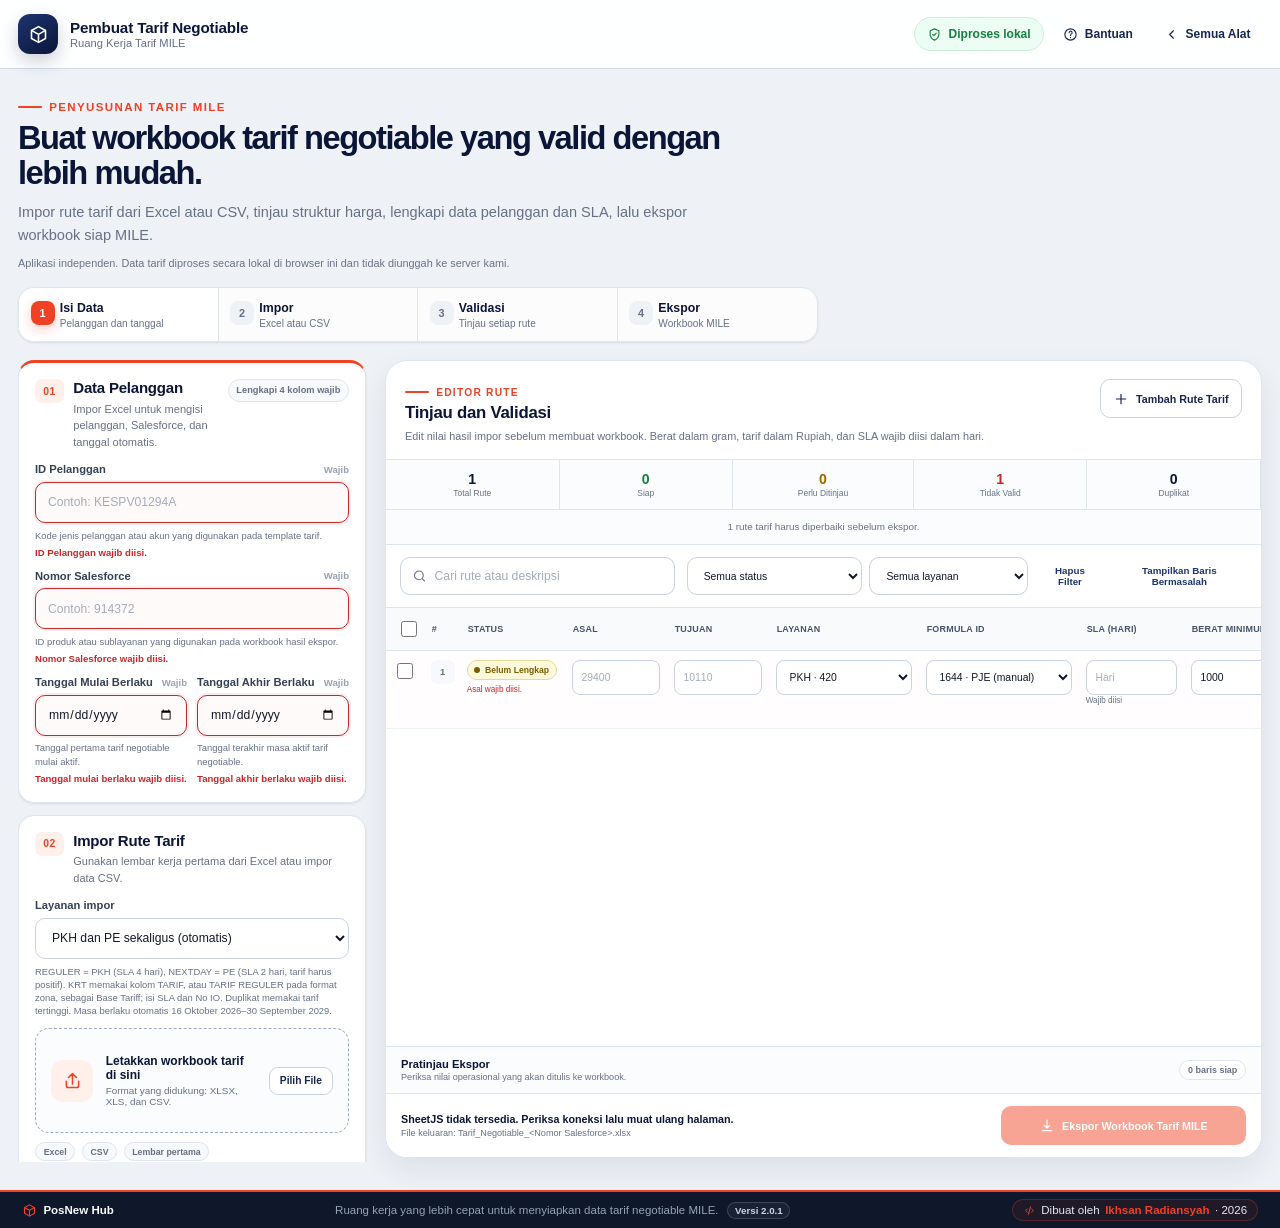
<file: index.html>
<!doctype html>
<html lang="id">
<head>
  <meta charset="utf-8">
  <meta name="viewport" content="width=device-width,initial-scale=1,viewport-fit=cover">
  <title>Pembuat Tarif Negotiable MILE | PosNew Hub</title>
  <meta name="description" content="Impor, tinjau, validasi, dan ekspor rute tarif negotiable PosIND menjadi workbook Excel siap MILE langsung dari browser.">
  <meta name="author" content="Ikhsan Radiansyah">
  <meta name="theme-color" content="#172554">
  <meta name="color-scheme" content="light">
  <meta name="robots" content="index,follow,max-image-preview:large">
  <link rel="canonical" href="https://tarif.posnew.com/">
  <link rel="icon" href="/favicon.svg" type="image/svg+xml">
  <link rel="icon" href="/favicon-32x32.png" sizes="32x32" type="image/png">
  <link rel="apple-touch-icon" href="/apple-touch-icon.png">
  <link rel="manifest" href="/site.webmanifest">
  <meta property="og:type" content="website">
  <meta property="og:site_name" content="PosNew Hub">
  <meta property="og:title" content="Pembuat Tarif Negotiable MILE | PosNew Hub">
  <meta property="og:description" content="Siapkan workbook tarif negotiable PosIND MILE yang tervalidasi secara aman langsung di browser.">
  <meta property="og:url" content="https://tarif.posnew.com/">
  <meta property="og:image" content="https://tarif.posnew.com/og-cover.png">
  <meta property="og:image:width" content="1200">
  <meta property="og:image:height" content="630">
  <meta name="twitter:card" content="summary_large_image">
  <meta name="twitter:title" content="Pembuat Tarif Negotiable MILE | PosNew Hub">
  <meta name="twitter:description" content="Impor, validasi, dan ekspor workbook tarif negotiable siap MILE langsung di browser.">
  <meta name="twitter:image" content="https://tarif.posnew.com/og-cover.png">
  <link rel="preconnect" href="https://cdn.sheetjs.com" crossorigin>
  <link rel="stylesheet" href="/assets/css/app.css?v=20261019-207">
  <script type="application/ld+json">
  {
    "@context":"https://schema.org",
    "@type":"SoftwareApplication",
    "name":"Pembuat Tarif Negotiable MILE",
    "applicationCategory":"BusinessApplication",
    "operatingSystem":"Web",
    "url":"https://tarif.posnew.com/",
    "description":"Aplikasi browser untuk mengimpor, meninjau, memvalidasi, dan mengekspor rute tarif negotiable PosIND menjadi workbook Excel siap MILE.",
    "softwareVersion":"2.0.1",
    "author":{"@type":"Person","name":"Ikhsan Radiansyah","url":"https://posnew.com/about-me.html"},
    "offers":{"@type":"Offer","price":"0","priceCurrency":"IDR"}
  }
  </script>
</head>
<body>
  <a class="skip-link" href="#workspace">Lewati ke ruang kerja tarif</a>

  <header class="app-header">
    <div class="header-inner">
      <a class="brand" href="https://posnew.com/" aria-label="Buka PosNew Hub">
        <span class="brand-mark" aria-hidden="true">
          <svg viewBox="0 0 24 24"><path d="M4 7.4 12 3l8 4.4v9.2L12 21l-8-4.4V7.4Z"/><path d="m4.5 7.6 7.5 4.2 7.5-4.2M12 12v8.2"/></svg>
        </span>
        <span class="brand-copy"><strong>Pembuat Tarif Negotiable</strong><small>Ruang Kerja Tarif MILE</small></span>
      </a>
      <div class="header-actions">
        <span class="privacy-pill" title="File hanya diproses dalam sesi browser ini">
          <svg viewBox="0 0 24 24" aria-hidden="true"><path d="M12 3 5 6v5c0 4.7 2.8 8.2 7 10 4.2-1.8 7-5.3 7-10V6l-7-3Z"/><path d="m9.2 12 1.8 1.8 3.8-4"/></svg>
          Diproses lokal
        </span>
        <button class="header-help" id="helpButton" type="button" aria-haspopup="dialog">
          <svg viewBox="0 0 24 24" aria-hidden="true"><circle cx="12" cy="12" r="9"/><path d="M9.8 9a2.4 2.4 0 1 1 3.9 1.9c-1 .7-1.7 1.1-1.7 2.6M12 17h.01"/></svg>
          <span>Bantuan</span>
        </button>
        <a class="all-tools-link" href="https://posnew.com/">
          <svg viewBox="0 0 24 24" aria-hidden="true"><path d="m15 18-6-6 6-6"/></svg>
          Semua Alat
        </a>
      </div>
    </div>
  </header>

  <main id="workspace" class="app-main">
    <section class="intro-shell" aria-labelledby="pageTitle">
      <div class="intro-copy">
        <span class="eyebrow">Penyusunan tarif MILE</span>
        <h1 id="pageTitle">Buat workbook tarif negotiable yang valid dengan lebih mudah.</h1>
        <p>Impor rute tarif dari Excel atau CSV, tinjau struktur harga, lengkapi data pelanggan dan SLA, lalu ekspor workbook siap MILE.</p>
        <p class="independent-note">Aplikasi independen. Data tarif diproses secara lokal di browser ini dan tidak diunggah ke server kami.</p>
      </div>
      <div class="workflow-steps" aria-label="Alur kerja tarif">
        <div class="workflow-step is-active" data-step="1"><span>1</span><strong>Isi Data</strong><small>Pelanggan dan tanggal</small></div>
        <div class="workflow-step" data-step="2"><span>2</span><strong>Impor</strong><small>Excel atau CSV</small></div>
        <div class="workflow-step" data-step="3"><span>3</span><strong>Validasi</strong><small>Tinjau setiap rute</small></div>
        <div class="workflow-step" data-step="4"><span>4</span><strong>Ekspor</strong><small>Workbook MILE</small></div>
      </div>
    </section>

    <section class="workspace-grid" aria-label="Ruang kerja tarif negotiable">
      <aside class="setup-column" aria-label="Data pelanggan dan impor tarif">
        <section class="panel-card setup-card" aria-labelledby="customerSetupTitle">
          <div class="panel-heading panel-heading--status">
            <div>
              <span class="section-index">01</span>
              <div><h2 id="customerSetupTitle">Data Pelanggan</h2><p>Impor Excel untuk mengisi pelanggan, Salesforce, dan tanggal otomatis.</p></div>
            </div>
            <span class="completion-badge" id="setupCompletion">Lengkapi 4 kolom wajib</span>
          </div>

          <div class="form-grid form-grid--two">
            <div class="form-group full-width" id="fieldGroupCustomer">
              <label for="customerId">ID Pelanggan <span>Wajib</span></label>
              <input id="customerId" type="text" autocomplete="off" spellcheck="false" placeholder="Contoh: KESPV01294A" aria-describedby="customerHelp customerError">
              <span class="field-hint" id="customerHelp">Kode jenis pelanggan atau akun yang digunakan pada template tarif.</span>
              <span class="field-error" id="customerError"></span>
            </div>
            <div class="form-group full-width" id="fieldGroupSalesforce">
              <label for="salesforceNumber" id="salesforceLabel">Nomor Salesforce <span>Wajib</span></label>
              <input id="salesforceNumber" type="text" autocomplete="off" spellcheck="false" inputmode="text" placeholder="Contoh: 914372" aria-describedby="salesforceHelp salesforceError">
              <span class="field-hint" id="salesforceHelp">ID produk atau sublayanan yang digunakan pada workbook hasil ekspor.</span>
              <span class="field-error" id="salesforceError"></span>
            </div>
            <div class="form-group full-width" id="fieldGroupSalesforcePe" hidden>
              <label for="salesforcePe">Nomor Salesforce PE <span>Untuk PE</span></label>
              <input id="salesforcePe" type="text" autocomplete="off" spellcheck="false" placeholder="Kode Salesforce PE dari Excel" aria-describedby="salesforcePeHelp salesforcePeError">
              <span class="field-hint" id="salesforcePeHelp">Dibaca dari Kode Salesforce PE; digunakan untuk layanan PE.</span>
              <span class="field-error" id="salesforcePeError"></span>
            </div>
            <div class="form-group full-width" id="fieldGroupInternalOrder" hidden>
              <label for="internalOrder">No IO KRT <span>Wajib untuk KRT</span></label>
              <input id="internalOrder" type="text" autocomplete="off" spellcheck="false" placeholder="Masukkan No IO" aria-describedby="internalOrderHelp internalOrderError">
              <span class="field-hint" id="internalOrderHelp">Berlaku untuk semua rute KRT. Service ID 470 · Kode layanan pelanggan 915903 · Subservice 916479 · Formula ID 1644.</span>
              <span class="field-error" id="internalOrderError"></span>
            </div>
            <div class="form-group" id="fieldGroupStart">
              <label for="startDate">Tanggal Mulai Berlaku <span>Wajib</span></label>
              <input id="startDate" type="date" aria-describedby="startHelp startError">
              <span class="field-hint" id="startHelp">Tanggal pertama tarif negotiable mulai aktif.</span>
              <span class="field-error" id="startError"></span>
            </div>
            <div class="form-group" id="fieldGroupEnd">
              <label for="endDate">Tanggal Akhir Berlaku <span>Wajib</span></label>
              <input id="endDate" type="date" aria-describedby="endHelp endError">
              <span class="field-hint" id="endHelp">Tanggal terakhir masa aktif tarif negotiable.</span>
              <span class="field-error" id="endError"></span>
            </div>
          </div>
        </section>

        <section class="panel-card upload-card" aria-labelledby="importTitle">
          <div class="panel-heading">
            <div><span class="section-index">02</span><div><h2 id="importTitle">Impor Rute Tarif</h2><p>Gunakan lembar kerja pertama dari Excel atau impor data CSV.</p></div></div>
          </div>

          <div class="form-group import-options">
            <label for="importTariffType">Layanan impor</label>
            <select id="importTariffType" aria-describedby="importTariffTypeHelp">
              <option value="both">PKH dan PE sekaligus (otomatis)</option>
              <option value="reguler">REGULER — PKH</option>
              <option value="nextday">NEXTDAY — PE</option>
              <option value="krt">KRT — Base Tariff (CBA)</option>
            </select>
            <small class="field-hint" id="importTariffTypeHelp">REGULER = PKH (SLA 4 hari), NEXTDAY = PE (SLA 2 hari, tarif harus positif). KRT memakai kolom TARIF, atau TARIF REGULER pada format zona, sebagai Base Tariff; isi SLA dan No IO. Duplikat memakai tarif tertinggi. Masa berlaku otomatis 16 Oktober 2026–30 September 2029.</small>
          </div>

          <button class="dropzone-area" id="dropzone" type="button" aria-describedby="uploadHelp">
            <span class="dropzone-icon" aria-hidden="true"><svg viewBox="0 0 24 24"><path d="M12 16V4m0 0L7.5 8.5M12 4l4.5 4.5"/><path d="M5 13v5a2 2 0 0 0 2 2h10a2 2 0 0 0 2-2v-5"/></svg></span>
            <span class="dropzone-copy"><strong>Letakkan workbook tarif di sini</strong><small id="uploadHelp">Format yang didukung: XLSX, XLS, dan CSV.</small></span>
            <span class="browse-chip">Pilih File</span>
          </button>
          <input id="fileInput" type="file" accept=".xlsx,.xls,.csv" hidden>

          <div class="format-row" aria-hidden="true"><span>Excel</span><span>CSV</span><span>Lembar pertama</span></div>
          <div class="template-download">
            <span>Belum memiliki format impor?</span>
            <a href="/assets/templates/Contoh_Import_Tarif_Route_v2.0.0.xlsx" download>Unduh contoh Excel</a>
          </div>

          <div class="file-card" id="fileCard" hidden>
            <div class="file-icon" aria-hidden="true"><svg viewBox="0 0 24 24"><path d="M7 3h7l4 4v14H7z"/><path d="M14 3v5h5M9.5 12.5l5 5m0-5-5 5"/></svg></div>
            <div class="file-meta"><strong id="selectedFileName">Belum ada file dipilih</strong><span id="selectedFileMeta"></span><small id="selectedFileStatus">Siap diproses</small></div>
            <div class="file-actions"><button type="button" class="text-button" id="replaceFileButton">Ganti</button><button type="button" class="text-button text-button--danger" id="removeFileButton">Hapus</button></div>
          </div>

          <div class="progress-box" id="progressBox" hidden role="status" aria-live="polite">
            <span class="spinner" aria-hidden="true"></span>
            <div><strong id="progressTitle">Membaca workbook</strong><small id="progressDetail">Menyiapkan data tarif…</small></div>
          </div>

          <div class="inline-message" id="importMessage" hidden role="alert"></div>

          <div class="import-summary" id="importSummary" hidden>
            <div class="summary-heading"><strong>Ringkasan Impor</strong><button type="button" class="text-button" id="toggleDuplicatesButton" hidden>Lihat rute yang dilewati</button></div>
            <div class="import-metrics">
              <div><span id="sourceRowsMetric">0</span><small>Baris sumber</small></div>
              <div><span id="importedMetric">0</span><small>Diimpor</small></div>
              <div><span id="duplicatesMetric">0</span><small>Duplikat</small></div>
              <div><span id="reviewMetric">0</span><small>Perlu ditinjau</small></div>
            </div>
            <p id="importSummaryText"></p>
            <div class="duplicate-list" id="duplicateList" hidden></div>
          </div>
        </section>

        <section class="privacy-note">
          <svg viewBox="0 0 24 24" aria-hidden="true"><path d="M12 3 5 6v5c0 4.7 2.8 8.2 7 10 4.2-1.8 7-5.3 7-10V6l-7-3Z"/><path d="m9.2 12 1.8 1.8 3.8-4"/></svg>
          <div><strong>Privat sejak awal</strong><p>File dibaca di sesi browser Anda. Rute tarif, kode pelanggan, dan harga negosiasi tidak dikirim ke API.</p></div>
        </section>

        <section class="panel-card workspace-actions-card" aria-labelledby="workspaceActionsTitle">
          <div class="panel-heading panel-heading--compact"><div><span class="section-index">03</span><div><h2 id="workspaceActionsTitle">Tindakan Ruang Kerja</h2><p>Kelola sesi saat ini tanpa mengubah file sumber.</p></div></div></div>
          <div class="stacked-actions">
            <button type="button" class="button button--secondary" id="resetRowsButton">Atur Ulang Baris</button>
            <button type="button" class="button button--danger-ghost" id="clearWorkspaceButton">Bersihkan Ruang Kerja</button>
          </div>
        </section>
      </aside>

      <section class="editor-column" aria-labelledby="editorTitle">
        <div class="editor-card">
          <div class="editor-heading">
            <div>
              <span class="eyebrow eyebrow--small">Editor rute</span>
              <h2 id="editorTitle">Tinjau dan Validasi</h2>
              <p>Edit nilai hasil impor sebelum membuat workbook. Berat dalam gram, tarif dalam Rupiah, dan SLA wajib diisi dalam hari.</p>
            </div>
            <div class="editor-heading-actions">
              <button type="button" class="button button--secondary" id="addRowButton">
                <svg viewBox="0 0 24 24" aria-hidden="true"><path d="M12 5v14M5 12h14"/></svg>
                Tambah Rute Tarif
              </button>
            </div>
          </div>

          <div class="validation-strip" id="validationStrip" aria-live="polite">
            <div class="validation-metric"><span id="totalRoutesCount">1</span><small>Total Rute</small></div>
            <div class="validation-metric validation-metric--ready"><span id="readyRoutesCount">0</span><small>Siap</small></div>
            <div class="validation-metric validation-metric--review"><span id="reviewRoutesCount">0</span><small>Perlu Ditinjau</small></div>
            <div class="validation-metric validation-metric--invalid"><span id="invalidRoutesCount">1</span><small>Tidak Valid</small></div>
            <div class="validation-metric"><span id="duplicateRoutesCount">0</span><small>Duplikat</small></div>
            <p class="validation-sentence" id="validationSentence">Lengkapi rute tarif pertama untuk melanjutkan.</p>
          </div>

          <div class="editor-toolbar">
            <div class="search-field">
              <svg viewBox="0 0 24 24" aria-hidden="true"><circle cx="11" cy="11" r="7"/><path d="m20 20-3.7-3.7"/></svg>
              <input id="rowSearch" type="search" placeholder="Cari rute atau deskripsi" aria-label="Cari rute tarif">
            </div>
            <div class="toolbar-filters">
              <label class="sr-only" for="statusFilter">Filter berdasarkan status</label>
              <select id="statusFilter"><option value="all">Semua status</option><option value="ready">Siap</option><option value="needs-review">Perlu Ditinjau</option><option value="invalid">Tidak Valid</option><option value="incomplete">Belum Lengkap</option><option value="critical">Tidak Valid / Belum Lengkap</option></select>
              <label class="sr-only" for="serviceFilter">Filter berdasarkan layanan</label>
              <select id="serviceFilter"><option value="all">Semua layanan</option></select>
              <button type="button" class="button button--ghost" id="clearFiltersButton">Hapus Filter</button>
              <button type="button" class="button button--ghost" id="showInvalidButton">Tampilkan Baris Bermasalah</button>
            </div>
          </div>

          <div class="bulk-toolbar" id="bulkToolbar" hidden>
            <strong id="selectedRowsText">0 baris dipilih</strong>
            <div><button type="button" class="text-button" id="duplicateSelectedButton">Duplikat Terpilih</button><button type="button" class="text-button text-button--danger" id="deleteSelectedButton">Hapus Terpilih</button></div>
          </div>

          <div class="table-shell" id="tableShell">
            <table class="tariff-table" id="tariffTable">
              <thead>
                <tr>
                  <th class="select-column"><input type="checkbox" id="selectAllRows" aria-label="Pilih semua baris yang terlihat"></th>
                  <th class="number-column">#</th>
                  <th>Status</th>
                  <th>Asal</th>
                  <th>Tujuan</th>
                  <th>Layanan</th>
                  <th>Formula ID</th>
                  <th>SLA (hari)</th>
                  <th class="standard-tariff-column">Berat Minimum</th>
                  <th id="primaryTariffHeader">Tarif Minimum</th>
                  <th class="standard-tariff-column">Berat Kelipatan</th>
                  <th class="standard-tariff-column">Tarif Kelipatan</th>
                  <th>Deskripsi</th>
                  <th>Tindakan</th>
                </tr>
              </thead>
              <tbody id="tariffTableBody"></tbody>
            </table>
            <div class="empty-state" id="emptyState" hidden>
              <span class="empty-icon" aria-hidden="true"><svg viewBox="0 0 24 24"><path d="M5 4h14v16H5zM8 8h8M8 12h8M8 16h5"/></svg></span>
              <strong>Tidak ada rute tarif yang cocok dengan filter.</strong>
              <p>Hapus filter atau tambahkan rute tarif baru.</p>
            </div>
          </div>

          <details class="export-preview" id="exportPreview">
            <summary>
              <span><strong>Pratinjau Ekspor</strong><small>Periksa nilai operasional yang akan ditulis ke workbook.</small></span>
              <span class="preview-count" id="previewCount">0 baris siap</span>
            </summary>
            <div class="preview-body">
              <div class="preview-grid" id="previewGrid"></div>
              <div class="preview-table-wrap">
                <table class="preview-table">
                  <thead><tr><th>Asal</th><th>Tujuan</th><th>Layanan</th><th>SLA</th><th>Formula ID</th><th>Formula JSON</th><th>Pelanggan</th><th>Sublayanan</th><th>Deskripsi</th><th>No IO KRT</th></tr></thead>
                  <tbody id="previewTableBody"></tbody>
                </table>
              </div>
            </div>
          </details>

          <div class="export-bar">
            <div class="export-summary-copy">
              <strong id="exportHeadline">Lengkapi data pelanggan, SLA, dan validasi rute sebelum ekspor.</strong>
              <span id="exportFilename">File keluaran: Tarif_Negotiable_&lt;Nomor Salesforce&gt;.xlsx</span>
            </div>
            <button type="button" class="button button--primary" id="exportButton" disabled>
              <svg viewBox="0 0 24 24" aria-hidden="true"><path d="M12 3v12m0 0 4-4m-4 4-4-4"/><path d="M5 19h14"/></svg>
              Ekspor Workbook Tarif MILE
            </button>
            <button type="button" class="button button--secondary" id="downloadAgainButton" hidden>Unduh Lagi</button>
          </div>
        </div>
      </section>
    </section>
  </main>

  <div class="toast-region" id="toastRegion" aria-live="assertive" aria-atomic="true"></div>
  <div class="sr-status" id="liveStatus" aria-live="polite" aria-atomic="true"></div>

  <dialog class="app-dialog" id="helpDialog" aria-labelledby="helpDialogTitle">
    <form method="dialog">
      <div class="dialog-heading"><span class="dialog-icon" aria-hidden="true">?</span><div><h2 id="helpDialogTitle">Cara menyiapkan workbook tarif</h2><p>Ikuti empat tahap berikut tanpa meninggalkan halaman ini.</p></div></div>
      <ol class="help-list">
        <li><strong>Isi Data Pelanggan</strong><span>Saat impor, ID Pelanggan dan kode Salesforce PKH/PE dibaca dari Excel. Masa berlaku diisi 16 Oktober 2026–30 September 2029. Nilainya tetap dapat diedit.</span></li>
        <li><strong>Impor Rute Tarif</strong><span>Gunakan XLSX, XLS, atau CSV dengan header RUTE KANTOR, TARIF, dan Layanan, atau format KODEPOS ASAL ZONA dan KODEPOS TUJUAN ZONA. Format zona otomatis memuat REGULER untuk PKH (SLA 4 hari) dan NEXTDAY untuk PE (SLA 2 hari) sekaligus.</span></li>
        <li><strong>Tinjau dan Validasi</strong><span>Pilih layanan, periksa Formula ID, isi SLA hari, dan selesaikan data tidak lengkap atau duplikat.</span></li>
        <li><strong>Ekspor Workbook</strong><span>Konfirmasi ringkasan lalu unduh lembar kerja TariffCustomer.</span></li>
      </ol>
      <div class="dialog-note"><strong>Format rute</strong><span>Gunakan ASAL|TUJUAN, contoh 29400|10110. Pada format zona, asal dan tujuan dibaca langsung dari kolom kodepos zona.</span></div>
      <div class="dialog-actions"><button class="button button--primary" value="close">Mengerti</button></div>
    </form>
  </dialog>

  <dialog class="app-dialog" id="confirmDialog" aria-labelledby="confirmDialogTitle">
    <form method="dialog">
      <div class="dialog-heading"><span class="dialog-icon dialog-icon--warning" aria-hidden="true">!</span><div><h2 id="confirmDialogTitle">Konfirmasi tindakan</h2><p id="confirmDialogText">Tindakan ini tidak dapat dibatalkan.</p></div></div>
      <div class="dialog-actions"><button class="button button--ghost" value="cancel">Batal</button><button class="button button--danger" id="confirmDialogAction" value="confirm">Lanjutkan</button></div>
    </form>
  </dialog>

  <dialog class="app-dialog app-dialog--wide" id="exportDialog" aria-labelledby="exportDialogTitle">
    <form method="dialog">
      <div class="dialog-heading"><span class="dialog-icon dialog-icon--success" aria-hidden="true"><svg viewBox="0 0 24 24"><path d="m7 12 3 3 7-7"/></svg></span><div><h2 id="exportDialogTitle">Konfirmasi ekspor workbook</h2><p>Tinjau ringkasan akhir sebelum mengunduh.</p></div></div>
      <div class="export-confirm-grid" id="exportConfirmGrid"></div>
      <div class="dialog-actions"><button class="button button--ghost" value="cancel">Batal</button><button class="button button--primary" id="confirmExportButton" value="confirm">Buat dan Unduh</button></div>
    </form>
  </dialog>

  <footer class="dashboard-footer">
    <a class="footer-brand" href="https://posnew.com/" aria-label="Buka PosNew Hub">
      <svg viewBox="0 0 24 24" aria-hidden="true"><path d="M4 7.5 12 3l8 4.5v9L12 21l-8-4.5v-9Z"/><path d="m4.5 7.5 7.5 4.2 7.5-4.2M12 12v8.2"/></svg>
      PosNew Hub
    </a>
    <p class="footer-desc"><span class="footer-desc-text">Ruang kerja yang lebih cepat untuk menyiapkan data tarif negotiable MILE.</span><span class="footer-version" id="appVersion">Versi 2.0.1</span></p>
    <a class="footer-creator-badge" href="https://posnew.com/about-me.html">
      <svg viewBox="0 0 24 24" aria-hidden="true"><path d="m8 9-3 3 3 3M16 9l3 3-3 3M14 5l-4 14"/></svg>
      Dibuat oleh <strong>Ikhsan Radiansyah</strong> · 2026
    </a>
  </footer>

  <noscript><div class="noscript-message">JavaScript harus diaktifkan untuk menggunakan Pembuat Tarif Negotiable.</div></noscript>
  <script src="https://cdn.sheetjs.com/xlsx-0.20.3/package/dist/xlsx.full.min.js" defer></script>
  <script src="/assets/js/constants.js?v=20261019-207" defer></script>
  <script src="/assets/js/importer.js?v=20261019-207" defer></script>
  <script src="/assets/js/validation.js?v=20261019-207" defer></script>
  <script src="/assets/js/export.js?v=20261019-207" defer></script>
  <script src="/assets/js/app.js?v=20261019-207" defer></script>
</body>
</html>
</file>
<file: assets/css/app.css>
:root{
  --navy-950:#0b1538;
  --navy-900:#111f4d;
  --navy-800:#172554;
  --navy-700:#1d3470;
  --navy-600:#2b4a91;
  --orange:#ef4123;
  --orange-dark:#cf3218;
  --orange-soft:#fff0ec;
  --ink:#101828;
  --muted:#667085;
  --muted-2:#98a2b3;
  --surface:#fff;
  --surface-soft:#f7f9fc;
  --surface-blue:#f1f5ff;
  --line:#dfe5ef;
  --line-strong:#c9d2e3;
  --success:#15803d;
  --success-soft:#ecfdf3;
  --warning:#9a6700;
  --warning-soft:#fff8e1;
  --danger:#c62828;
  --danger-soft:#fff0f0;
  --shadow-sm:0 1px 2px rgba(16,24,40,.04),0 1px 3px rgba(16,24,40,.06);
  --shadow-md:0 12px 30px rgba(15,23,42,.08);
  --shadow-lg:0 24px 70px rgba(15,23,42,.14);
  --radius-sm:10px;
  --radius-md:16px;
  --radius-lg:22px;
  --header-height:68px;
}

*{box-sizing:border-box}
html{scroll-behavior:smooth;overflow-x:hidden}
body{margin:0;min-height:100vh;display:flex;flex-direction:column;color:var(--ink);background:#eef2f7;font-family:Inter,ui-sans-serif,-apple-system,BlinkMacSystemFont,"Segoe UI",Roboto,Helvetica,Arial,sans-serif;-webkit-font-smoothing:antialiased;overflow-x:hidden}
button,input,select{font:inherit}
button,a{-webkit-tap-highlight-color:transparent}
button{border:0}
a{color:inherit}
svg{display:block;fill:none;stroke:currentColor;stroke-width:1.8;stroke-linecap:round;stroke-linejoin:round}
[hidden]{display:none!important}
.sr-only{position:absolute!important;width:1px!important;height:1px!important;padding:0!important;margin:-1px!important;overflow:hidden!important;clip:rect(0,0,0,0)!important;white-space:nowrap!important;border:0!important}
.sr-status{position:absolute;width:1px;height:1px;overflow:hidden;clip:rect(0,0,0,0)}

.skip-link{position:fixed;left:1rem;top:-5rem;z-index:10000;padding:.75rem 1rem;border-radius:10px;color:#fff;background:var(--navy-900);text-decoration:none;font-weight:750;transition:top .2s ease}
.skip-link:focus{top:1rem}

.app-header{position:sticky;top:0;z-index:100;border-bottom:1px solid rgba(206,214,226,.9);background:rgba(255,255,255,.94);backdrop-filter:blur(18px)}
.header-inner{width:min(1580px,calc(100% - 36px));height:var(--header-height);margin:auto;display:flex;align-items:center;justify-content:space-between;gap:1rem}
.brand{display:inline-flex;align-items:center;gap:.75rem;text-decoration:none;min-width:0}
.brand-mark{width:40px;height:40px;display:grid;place-items:center;flex:0 0 auto;border-radius:12px;color:#fff;background:linear-gradient(145deg,var(--navy-700),var(--navy-950));box-shadow:0 7px 18px rgba(23,37,84,.22)}
.brand-mark svg{width:21px}
.brand-copy{display:flex;flex-direction:column;min-width:0}
.brand-copy strong{overflow:hidden;color:var(--navy-950);font-size:.95rem;letter-spacing:-.01em;text-overflow:ellipsis;white-space:nowrap}
.brand-copy small{margin-top:.1rem;color:var(--muted);font-size:.7rem;white-space:nowrap}
.header-actions{display:flex;align-items:center;gap:.5rem}
.privacy-pill,.all-tools-link,.header-help{display:inline-flex;align-items:center;gap:.42rem;border-radius:999px;font-size:.75rem;font-weight:750;white-space:nowrap}
.privacy-pill{padding:.52rem .75rem;color:var(--success);background:var(--success-soft);border:1px solid #c8f0d6}
.privacy-pill svg,.all-tools-link svg,.header-help svg{width:15px}
.all-tools-link,.header-help{padding:.55rem .72rem;color:var(--navy-800);background:transparent;text-decoration:none;cursor:pointer;transition:background .18s ease,color .18s ease}
.all-tools-link:hover,.header-help:hover{color:var(--orange);background:var(--orange-soft)}
.all-tools-link:focus-visible,.header-help:focus-visible,.brand:focus-visible{outline:3px solid rgba(29,52,112,.22);outline-offset:3px}

.app-main{width:min(1580px,calc(100% - 36px));margin:0 auto;padding:25px 0 28px;flex:1}
.intro-shell{display:grid;grid-template-columns:minmax(0,1fr) minmax(590px,.95fr);gap:2rem;align-items:end;margin-bottom:18px}
.intro-copy{max-width:760px}
.eyebrow{display:inline-flex;align-items:center;gap:.45rem;margin-bottom:.5rem;color:var(--orange);font-size:.72rem;font-weight:850;letter-spacing:.12em;text-transform:uppercase}
.eyebrow::before{content:"";width:24px;height:2px;border-radius:99px;background:var(--orange)}
.eyebrow--small{margin:0 0 .35rem;font-size:.64rem}
.intro-copy h1{margin:0;color:var(--navy-950);font-size:clamp(1.8rem,2.55vw,2.9rem);line-height:1.06;letter-spacing:-.045em}
.intro-copy>p{max-width:700px;margin:.68rem 0 0;color:var(--muted);font-size:.91rem;line-height:1.6}
.intro-copy .independent-note{margin-top:.45rem;color:#697386;font-size:.68rem}
.workflow-steps{display:grid;grid-template-columns:repeat(4,1fr);overflow:hidden;border:1px solid var(--line);border-radius:16px;background:rgba(255,255,255,.82);box-shadow:var(--shadow-sm)}
.workflow-step{position:relative;min-width:0;padding:.86rem .7rem .78rem 2.55rem;border-right:1px solid var(--line);transition:background .18s ease}
.workflow-step:last-child{border-right:0}
.workflow-step>span{position:absolute;left:.72rem;top:.82rem;width:24px;height:24px;display:grid;place-items:center;border-radius:8px;color:var(--muted);background:#eef2f7;font-size:.68rem;font-weight:850}
.workflow-step strong,.workflow-step small{display:block;overflow:hidden;text-overflow:ellipsis;white-space:nowrap}
.workflow-step strong{color:var(--navy-950);font-size:.77rem}
.workflow-step small{margin-top:.15rem;color:var(--muted);font-size:.63rem}
.workflow-step.is-active{background:#fff}
.workflow-step.is-active>span{color:#fff;background:var(--orange);box-shadow:0 4px 12px rgba(239,65,35,.25)}
.workflow-step.is-complete>span{color:#fff;background:var(--success)}
.workflow-step.is-complete{background:#f8fdf9}

.workspace-grid{display:grid;grid-template-columns:minmax(340px,400px) minmax(0,1fr);gap:17px;align-items:start}
.setup-column{position:sticky;top:84px;display:flex;flex-direction:column;gap:12px;max-height:calc(100vh - 98px);overflow:auto;padding-right:2px;scrollbar-width:thin}
.editor-column{min-width:0}
.panel-card,.editor-card{border:1px solid var(--line);background:var(--surface);box-shadow:var(--shadow-sm)}
.panel-card{padding:16px;border-radius:var(--radius-md)}
.setup-card{border-top:3px solid var(--orange)}
.panel-heading{margin-bottom:13px}
.panel-heading>div{display:flex;align-items:flex-start;gap:.58rem}
.panel-heading--compact{margin-bottom:11px}
.panel-heading--status{display:flex;align-items:flex-start;justify-content:space-between;gap:.7rem}
.panel-heading h2,.editor-heading h2{margin:0;color:var(--navy-950);font-size:.94rem;letter-spacing:-.015em}
.panel-heading p,.editor-heading p{margin:.28rem 0 0;color:var(--muted);font-size:.69rem;line-height:1.5}
.section-index{display:inline-grid;place-items:center;min-width:29px;height:24px;padding:0 .4rem;border-radius:7px;color:var(--orange);background:var(--orange-soft);font-size:.65rem;font-weight:850;letter-spacing:.05em}
.completion-badge{flex:0 0 auto;max-width:130px;padding:.28rem .48rem;border:1px solid var(--line);border-radius:999px;color:var(--muted);background:var(--surface-soft);font-size:.58rem;font-weight:800;text-align:center;line-height:1.25}
.completion-badge.is-complete{color:var(--success);border-color:#bee8cc;background:var(--success-soft)}

.form-grid{display:grid;gap:10px}
.form-grid--two{grid-template-columns:repeat(2,minmax(0,1fr))}
.form-group{min-width:0}
.form-group.full-width{grid-column:1/-1}
.import-options{margin-bottom:11px}
label{display:flex;align-items:center;justify-content:space-between;gap:.5rem;margin-bottom:.4rem;color:#344054;font-size:.7rem;font-weight:760}
label span{color:var(--muted-2);font-size:.6rem;font-weight:650}
input[type=text],input[type=number],input[type=date],input[type=search],select{width:100%;height:41px;border:1px solid var(--line-strong);border-radius:10px;color:var(--ink);background:#fff;padding:0 .75rem;font-size:.76rem;outline:none;transition:border-color .18s ease,box-shadow .18s ease,background .18s ease}
input::placeholder{color:#a3acba}
input:hover,select:hover{border-color:#aeb9ca}
input:focus,select:focus{border-color:var(--navy-700);box-shadow:0 0 0 3px rgba(29,52,112,.11)}
input[aria-invalid=true],select[aria-invalid=true]{border-color:var(--danger);background:#fffafa;box-shadow:0 0 0 2px rgba(198,40,40,.08)}
.field-hint{display:block;margin-top:.36rem;color:var(--muted);font-size:.59rem;line-height:1.4}
.field-error{display:none;margin-top:.32rem;color:var(--danger);font-size:.6rem;font-weight:680;line-height:1.35}
.form-group.has-error .field-error{display:block}

.dropzone-area{width:100%;min-height:105px;display:grid;grid-template-columns:auto minmax(0,1fr) auto;align-items:center;gap:.78rem;padding:.95rem;border:1.5px dashed #9eacc1;border-radius:14px;color:var(--ink);background:#fbfcfe;text-align:left;cursor:pointer;transition:border-color .2s ease,background .2s ease,transform .2s ease}
.dropzone-area:hover,.dropzone-area.dragover{border-color:var(--orange);background:var(--orange-soft);transform:translateY(-1px)}
.dropzone-area:focus-visible{outline:3px solid rgba(29,52,112,.2);outline-offset:2px}
.dropzone-icon{width:42px;height:42px;display:grid;place-items:center;border-radius:12px;color:var(--orange);background:var(--orange-soft)}
.dropzone-icon svg{width:21px}
.dropzone-copy{display:flex;flex-direction:column;min-width:0}
.dropzone-copy strong{color:var(--navy-950);font-size:.75rem}
.dropzone-copy small{margin-top:.18rem;color:var(--muted);font-size:.62rem}
.browse-chip{padding:.45rem .62rem;border:1px solid var(--line-strong);border-radius:9px;color:var(--navy-800);background:#fff;font-size:.64rem;font-weight:800;white-space:nowrap}
.format-row{display:flex;gap:.4rem;margin-top:9px}
.format-row span{padding:.2rem .48rem;border:1px solid var(--line);border-radius:999px;color:var(--muted);background:var(--surface-soft);font-size:.55rem;font-weight:750}
.template-download{display:flex;align-items:center;justify-content:space-between;gap:.6rem;margin-top:9px;padding:.52rem .6rem;border:1px solid #cad6eb;border-radius:10px;background:var(--surface-blue);font-size:.59rem}
.template-download span{color:var(--muted)}
.template-download a{color:var(--navy-700);font-weight:850;text-decoration:none;white-space:nowrap}
.template-download a:hover{text-decoration:underline}
.template-download a:focus-visible{outline:3px solid rgba(29,52,112,.2);outline-offset:2px}
.file-card{display:grid;grid-template-columns:auto minmax(0,1fr) auto;align-items:center;gap:.65rem;margin-top:11px;padding:.72rem;border:1px solid var(--line);border-radius:12px;background:var(--surface-soft)}
.file-icon{width:35px;height:35px;display:grid;place-items:center;border-radius:9px;color:var(--success);background:var(--success-soft)}
.file-icon svg{width:18px}
.file-meta{display:flex;flex-direction:column;min-width:0}
.file-meta strong,.file-meta span,.file-meta small{overflow:hidden;text-overflow:ellipsis;white-space:nowrap}
.file-meta strong{color:#344054;font-size:.68rem}
.file-meta span{margin-top:.12rem;color:var(--muted);font-size:.58rem}
.file-meta small{margin-top:.12rem;color:var(--success);font-size:.56rem}
.file-actions{display:flex;gap:.3rem}
.text-button{padding:.35rem .48rem;border-radius:7px;color:var(--navy-700);background:transparent;font-size:.61rem;font-weight:800;cursor:pointer;white-space:nowrap}
.text-button:hover{background:var(--surface-blue)}
.text-button--danger{color:var(--danger)}
.text-button--danger:hover{background:var(--danger-soft)}
.progress-box{display:flex;align-items:center;gap:.7rem;margin-top:10px;padding:.7rem;border:1px solid #cad6eb;border-radius:11px;background:var(--surface-blue)}
.progress-box div{display:flex;flex-direction:column}
.progress-box strong{color:var(--navy-950);font-size:.68rem}
.progress-box small{margin-top:.12rem;color:var(--muted);font-size:.58rem}
.spinner{width:24px;height:24px;flex:0 0 auto;border:2.5px solid #dce3ed;border-top-color:var(--orange);border-radius:50%;animation:spin .75s linear infinite}
.inline-message{margin-top:10px;padding:.68rem .75rem;border:1px solid #f0bbbb;border-radius:10px;color:var(--danger);background:var(--danger-soft);font-size:.64rem;line-height:1.45}
.inline-message.is-success{color:var(--success);border-color:#bfe7cd;background:var(--success-soft)}
.import-summary{margin-top:11px;padding:.72rem;border:1px solid var(--line);border-radius:12px;background:#fbfcfe}
.summary-heading{display:flex;align-items:center;justify-content:space-between;gap:.5rem}
.summary-heading strong{color:var(--navy-950);font-size:.67rem}
.import-metrics{display:grid;grid-template-columns:repeat(4,1fr);gap:1px;margin-top:.58rem;overflow:hidden;border:1px solid var(--line);border-radius:9px;background:var(--line)}
.import-metrics>div{padding:.48rem .28rem;background:#fff;text-align:center}
.import-metrics span{display:block;color:var(--navy-950);font-size:.82rem;font-weight:850}
.import-metrics small{display:block;margin-top:.08rem;color:var(--muted);font-size:.51rem}
.import-summary>p{margin:.55rem 0 0;color:var(--muted);font-size:.59rem;line-height:1.45}
.duplicate-list{max-height:100px;overflow:auto;margin-top:.55rem;padding:.45rem;border:1px dashed var(--line-strong);border-radius:8px;background:#fff;color:var(--muted);font-size:.56rem;line-height:1.55}
.duplicate-list span{display:block}
.privacy-note{display:flex;gap:.68rem;padding:12px 14px;border:1px solid #d5dce8;border-radius:14px;color:#344054;background:#f8fafc}
.privacy-note svg{width:20px;flex:0 0 auto;color:var(--success)}
.privacy-note strong{font-size:.68rem}
.privacy-note p{margin:.18rem 0 0;color:var(--muted);font-size:.59rem;line-height:1.45}
.stacked-actions{display:grid;grid-template-columns:1fr 1fr;gap:8px}

.button{min-height:39px;display:inline-flex;align-items:center;justify-content:center;gap:.42rem;padding:.58rem .78rem;border-radius:10px;font-size:.67rem;font-weight:800;cursor:pointer;text-decoration:none;transition:transform .18s ease,box-shadow .18s ease,background .18s ease,color .18s ease,border-color .18s ease}
.button svg{width:16px}
.button:disabled{opacity:.48;cursor:not-allowed;transform:none!important;box-shadow:none!important}
.button:focus-visible,.text-button:focus-visible{outline:3px solid rgba(29,52,112,.2);outline-offset:2px}
.button--primary{color:#fff;background:var(--orange);box-shadow:0 6px 16px rgba(239,65,35,.22)}
.button--primary:hover:not(:disabled){background:var(--orange-dark);transform:translateY(-1px);box-shadow:0 9px 20px rgba(239,65,35,.28)}
.button--secondary{color:var(--navy-800);border:1px solid var(--line-strong);background:#fff}
.button--secondary:hover:not(:disabled){border-color:#a5b2c7;background:var(--surface-blue)}
.button--ghost{color:var(--navy-700);border:1px solid transparent;background:transparent}
.button--ghost:hover{background:var(--surface-blue)}
.button--danger,.button--danger-ghost{color:var(--danger)}
.button--danger{color:#fff;background:var(--danger)}
.button--danger:hover{background:#a91f1f}
.button--danger-ghost{border:1px solid #efc6c6;background:#fff}
.button--danger-ghost:hover{background:var(--danger-soft)}

.editor-card{min-height:calc(100vh - 102px);display:flex;flex-direction:column;overflow:hidden;border-radius:var(--radius-lg);box-shadow:var(--shadow-md)}
.editor-heading{display:flex;align-items:flex-start;justify-content:space-between;gap:1rem;padding:18px 19px 15px;border-bottom:1px solid var(--line)}
.editor-heading h2{font-size:1.05rem}
.editor-heading p{max-width:720px;font-size:.68rem}
.editor-heading-actions{flex:0 0 auto}
.validation-strip{display:grid;grid-template-columns:repeat(5,minmax(76px,auto)) minmax(180px,1fr);align-items:stretch;border-bottom:1px solid var(--line);background:#fbfcfe}
.validation-metric{padding:.68rem .75rem;border-right:1px solid var(--line);text-align:center}
.validation-metric span{display:block;color:var(--navy-950);font-size:.88rem;font-weight:850}
.validation-metric small{display:block;margin-top:.06rem;color:var(--muted);font-size:.53rem}
.validation-metric--ready span{color:var(--success)}
.validation-metric--review span{color:var(--warning)}
.validation-metric--invalid span{color:var(--danger)}
.validation-sentence{align-self:center;margin:0;padding:.65rem 1rem;color:var(--muted);font-size:.62rem;line-height:1.4}
.editor-toolbar{display:flex;align-items:center;justify-content:space-between;gap:.7rem;padding:11px 14px;border-bottom:1px solid var(--line)}
.search-field{position:relative;width:min(340px,36%);min-width:210px}
.search-field svg{position:absolute;left:.72rem;top:50%;width:15px;color:var(--muted);transform:translateY(-50%);pointer-events:none}
.search-field input{height:38px;padding-left:2.1rem}
.toolbar-filters{display:flex;align-items:center;gap:.45rem;min-width:0}
.toolbar-filters select{width:auto;min-width:125px;height:38px;padding-right:1.8rem;font-size:.65rem}
.toolbar-filters .button{min-height:36px;padding:.48rem .55rem;font-size:.61rem}
.bulk-toolbar{display:flex;align-items:center;justify-content:space-between;gap:.7rem;padding:.52rem .85rem;border-bottom:1px solid #cbd8ed;color:var(--navy-800);background:var(--surface-blue)}
.bulk-toolbar strong{font-size:.63rem}
.bulk-toolbar>div{display:flex;gap:.35rem}

.table-shell{position:relative;flex:1;min-height:390px;max-height:calc(100vh - 425px);overflow:auto;background:#fff;scrollbar-width:thin}
.tariff-table{width:100%;min-width:1540px;border-collapse:separate;border-spacing:0;table-layout:fixed}
.tariff-table.is-krt-only{min-width:1150px}
.tariff-table.is-krt-only .standard-tariff-column{display:none!important}
.tariff-table thead{position:sticky;top:0;z-index:12}
.tariff-table th{height:43px;padding:.55rem .48rem;border-bottom:1px solid var(--line);background:#f8fafc;color:#475467;font-size:.56rem;font-weight:850;letter-spacing:.025em;text-align:left;text-transform:uppercase;white-space:nowrap}
.tariff-table th:first-child,.tariff-table td:first-child{padding-left:.7rem}
.tariff-table td{padding:.55rem .42rem;border-bottom:1px solid #edf0f5;color:#344054;font-size:.64rem;vertical-align:top;background:#fff}
.tariff-table tr:hover td{background:#fcfdff}
.tariff-table tr.is-selected td{background:#f4f7ff}
.tariff-table tr.is-invalid td{background:#fffdfd}
.tariff-table tr.is-needs-review td{background:#fffefa}
.tariff-table .select-column{width:38px}
.tariff-table .number-column{width:36px}
.tariff-table th:nth-child(3){width:105px}
.tariff-table th:nth-child(4),.tariff-table th:nth-child(5){width:102px}
.tariff-table th:nth-child(6){width:150px}
.tariff-table th:nth-child(7){width:160px}
.tariff-table th:nth-child(8){width:105px}
.tariff-table th:nth-child(9),.tariff-table th:nth-child(10),.tariff-table th:nth-child(11),.tariff-table th:nth-child(12){width:122px}
.tariff-table th:nth-child(13){width:205px}
.tariff-table th:nth-child(14){width:94px}
.tariff-table input[type=text],.tariff-table input[type=number],.tariff-table select{height:35px;padding:0 .55rem;border-radius:8px;font-size:.65rem}
.tariff-table input[type=checkbox]{width:16px;height:16px;accent-color:var(--navy-700);cursor:pointer}
.row-number{display:inline-grid;place-items:center;width:24px;height:24px;border-radius:7px;color:var(--muted);background:var(--surface-soft);font-size:.59rem;font-weight:800}
.status-cell{min-width:0}
.status-badge{display:inline-flex;align-items:center;gap:.28rem;padding:.26rem .42rem;border:1px solid var(--line);border-radius:999px;color:var(--muted);background:var(--surface-soft);font-size:.54rem;font-weight:850;white-space:nowrap}
.status-badge::before{content:"";width:6px;height:6px;border-radius:50%;background:currentColor}
.status-badge.ready{color:var(--success);border-color:#bee8cc;background:var(--success-soft)}
.status-badge.needs-review{color:var(--warning);border-color:#ead8a6;background:var(--warning-soft)}
.status-badge.invalid{color:var(--danger);border-color:#efc3c3;background:var(--danger-soft)}
.status-badge.incomplete{color:#7b5d00;border-color:#e8d79a;background:#fff9dc}
.row-error-summary{display:block;margin-top:.32rem;color:var(--danger);font-size:.51rem;line-height:1.25}
.row-review-summary{display:block;margin-top:.32rem;color:var(--warning);font-size:.51rem;line-height:1.25}
.sla-display{display:flex;flex-direction:column}
.sla-display small{margin-top:.1rem;color:var(--muted);font-size:.51rem}
.field-cell .cell-error{display:block;min-height:.72rem;margin-top:.17rem;color:var(--danger);font-size:.47rem;line-height:1.15}
.row-actions{display:flex;align-items:center;gap:.25rem}
.icon-button{width:31px;height:31px;display:grid;place-items:center;border:1px solid var(--line);border-radius:8px;color:var(--navy-700);background:#fff;cursor:pointer;transition:background .18s ease,color .18s ease,border-color .18s ease}
.icon-button svg{width:14px}
.icon-button:hover{border-color:#b8c3d5;background:var(--surface-blue)}
.icon-button--danger{color:var(--danger)}
.icon-button--danger:hover{border-color:#efc3c3;background:var(--danger-soft)}
.mobile-row-summary{display:none}
.empty-state{position:absolute;inset:0;display:flex;flex-direction:column;align-items:center;justify-content:center;padding:2rem;text-align:center;background:linear-gradient(180deg,#fff,#fbfcfe)}
.empty-icon{width:46px;height:46px;display:grid;place-items:center;border:1px solid var(--line);border-radius:14px;color:var(--muted);background:var(--surface-soft)}
.empty-icon svg{width:23px}
.empty-state strong{margin-top:.75rem;color:var(--navy-950);font-size:.82rem}
.empty-state p{margin:.3rem 0 0;color:var(--muted);font-size:.64rem}

.export-preview{border-top:1px solid var(--line);background:#fbfcfe}
.export-preview summary{display:flex;align-items:center;justify-content:space-between;gap:1rem;padding:11px 15px;cursor:pointer;list-style:none}
.export-preview summary::-webkit-details-marker{display:none}
.export-preview summary>span:first-child{display:flex;flex-direction:column}
.export-preview summary strong{color:var(--navy-950);font-size:.7rem}
.export-preview summary small{margin-top:.12rem;color:var(--muted);font-size:.57rem}
.preview-count{padding:.25rem .48rem;border:1px solid var(--line);border-radius:999px;color:var(--muted);background:#fff;font-size:.56rem;font-weight:800}
.preview-body{padding:0 15px 13px}
.preview-grid{display:grid;grid-template-columns:repeat(6,minmax(0,1fr));gap:7px;margin-bottom:8px}
.preview-grid>div{min-width:0;padding:.55rem;border:1px solid var(--line);border-radius:9px;background:#fff}
.preview-grid strong,.preview-grid span{display:block;overflow:hidden;text-overflow:ellipsis;white-space:nowrap}
.preview-grid strong{color:var(--muted);font-size:.5rem;text-transform:uppercase}
.preview-grid span{margin-top:.13rem;color:var(--navy-950);font-size:.62rem;font-weight:760}
.preview-table-wrap{max-height:175px;overflow:auto;border:1px solid var(--line);border-radius:10px;background:#fff}
.preview-table{width:100%;min-width:1080px;border-collapse:collapse}
.preview-table th,.preview-table td{padding:.45rem .5rem;border-bottom:1px solid var(--line);font-size:.54rem;text-align:left;vertical-align:top}
.preview-table th{position:sticky;top:0;color:#475467;background:#f8fafc;font-weight:820;text-transform:uppercase}
.preview-table td{color:#344054}
.preview-table td:nth-child(6){font-family:ui-monospace,SFMono-Regular,Menlo,monospace;word-break:break-all}
.export-bar{display:flex;align-items:center;gap:.7rem;padding:12px 15px;border-top:1px solid var(--line);background:#fff}
.export-summary-copy{display:flex;flex:1;flex-direction:column;min-width:0}
.export-summary-copy strong,.export-summary-copy span{overflow:hidden;text-overflow:ellipsis;white-space:nowrap}
.export-summary-copy strong{color:var(--navy-950);font-size:.67rem}
.export-summary-copy span{margin-top:.16rem;color:var(--muted);font-size:.57rem}
.export-bar .button--primary{min-width:245px}

.toast-region{position:fixed;right:18px;bottom:54px;z-index:2000;width:min(370px,calc(100% - 36px));display:flex;flex-direction:column;gap:8px;pointer-events:none}
.toast{display:flex;align-items:flex-start;gap:.7rem;padding:.82rem .88rem;border:1px solid #d5dce8;border-radius:13px;color:#344054;background:#fff;box-shadow:0 18px 45px rgba(15,23,42,.18);font-size:.69rem;line-height:1.45;animation:toastIn .25s ease both}
.toast::before{content:"";width:9px;height:9px;flex:0 0 auto;margin-top:.22rem;border-radius:50%;background:var(--navy-700)}
.toast.is-error::before{background:var(--danger)}
.toast.is-success::before{background:var(--success)}
.toast.is-warning::before{background:var(--warning)}
.toast.is-leaving{animation:toastOut .2s ease both}

.app-dialog{width:min(520px,calc(100% - 24px));padding:0;border:0;border-radius:19px;color:var(--ink);background:#fff;box-shadow:var(--shadow-lg)}
.app-dialog--wide{width:min(680px,calc(100% - 24px))}
.app-dialog::backdrop{background:rgba(11,21,56,.54);backdrop-filter:blur(4px)}
.app-dialog form{padding:19px}
.dialog-heading{display:flex;align-items:flex-start;gap:.75rem}
.dialog-heading h2{margin:0;color:var(--navy-950);font-size:1rem;letter-spacing:-.02em}
.dialog-heading p{margin:.28rem 0 0;color:var(--muted);font-size:.67rem;line-height:1.45}
.dialog-icon{width:34px;height:34px;display:grid;place-items:center;flex:0 0 auto;border-radius:10px;color:var(--navy-700);background:var(--surface-blue);font-weight:900}
.dialog-icon--warning{color:var(--warning);background:var(--warning-soft)}
.dialog-icon--success{color:var(--success);background:var(--success-soft)}
.dialog-icon svg{width:18px}
.help-list{display:grid;gap:8px;margin:15px 0 0;padding:0;list-style:none;counter-reset:steps}
.help-list li{position:relative;padding:.68rem .7rem .68rem 2.55rem;border:1px solid var(--line);border-radius:11px;background:#fbfcfe;counter-increment:steps}
.help-list li::before{content:counter(steps);position:absolute;left:.68rem;top:.62rem;width:23px;height:23px;display:grid;place-items:center;border-radius:7px;color:#fff;background:var(--navy-700);font-size:.6rem;font-weight:850}
.help-list strong,.help-list span{display:block}
.help-list strong{color:var(--navy-950);font-size:.68rem}
.help-list span{margin-top:.15rem;color:var(--muted);font-size:.6rem;line-height:1.4}
.dialog-note{display:flex;align-items:center;justify-content:space-between;gap:.7rem;margin-top:10px;padding:.65rem;border:1px solid #cad6eb;border-radius:10px;background:var(--surface-blue)}
.dialog-note strong{color:var(--navy-950);font-size:.64rem}
.dialog-note span{color:var(--muted);font-size:.58rem;text-align:right}
.dialog-actions{display:flex;justify-content:flex-end;gap:.55rem;margin-top:17px;padding-top:13px;border-top:1px solid var(--line)}
.export-confirm-grid{display:grid;grid-template-columns:repeat(2,minmax(0,1fr));gap:8px;margin-top:15px}
.export-confirm-grid>div{min-width:0;padding:.68rem;border:1px solid var(--line);border-radius:10px;background:#fbfcfe}
.export-confirm-grid strong,.export-confirm-grid span{display:block;overflow:hidden;text-overflow:ellipsis;white-space:nowrap}
.export-confirm-grid strong{color:var(--muted);font-size:.52rem;text-transform:uppercase}
.export-confirm-grid span{margin-top:.15rem;color:var(--navy-950);font-size:.67rem;font-weight:760}

.dashboard-footer{width:100%;height:38px;margin-top:auto;padding:0 22px;display:flex;align-items:center;justify-content:space-between;gap:1rem;overflow:hidden;border-top:2px solid var(--orange);background:#0f172a;font-size:.72rem}
.footer-brand{flex:0 0 auto;display:inline-flex;align-items:center;gap:.4rem;color:#f8fafc;text-decoration:none;font-weight:750;white-space:nowrap}
.footer-brand svg{width:15px;color:var(--orange)}
.footer-desc{flex:1;display:flex;align-items:center;justify-content:center;gap:.55rem;margin:0;overflow:hidden;color:#94a3b8;text-align:center;white-space:nowrap}
.footer-desc-text{overflow:hidden;text-overflow:ellipsis}
.footer-version{flex:0 0 auto;padding:.12rem .42rem;border:1px solid rgba(148,163,184,.28);border-radius:999px;color:#cbd5e1;background:rgba(148,163,184,.08);font-size:.61rem;font-weight:800}
.footer-creator-badge{flex:0 0 auto;display:inline-flex;align-items:center;gap:.35rem;padding:.22rem .62rem;border:1px solid rgba(239,65,35,.25);border-radius:999px;color:#e2e8f0;background:rgba(239,65,35,.08);text-decoration:none;white-space:nowrap;transition:color .25s ease,background .25s ease,border-color .25s ease,transform .25s ease}
.footer-creator-badge svg{width:13px;color:var(--orange);transition:transform .35s ease}
.footer-creator-badge strong{color:var(--orange)}
.footer-brand:hover{color:#fff}
.footer-creator-badge:hover{transform:translateY(-1px);color:#fff;border-color:rgba(239,65,35,.7);background:rgba(239,65,35,.22)}
.footer-creator-badge:hover svg{transform:rotate(12deg) scale(1.13)}
.footer-creator-badge:hover strong{color:#ff8a72}
.footer-brand:focus-visible,.footer-creator-badge:focus-visible{outline:2px solid #ff8a72;outline-offset:2px}
.noscript-message{position:fixed;inset:auto 1rem 1rem;z-index:3000;padding:.8rem;border-radius:10px;color:#fff;background:var(--danger);text-align:center}

@keyframes spin{to{transform:rotate(360deg)}}
@keyframes toastIn{from{opacity:0;transform:translateY(8px) scale(.98)}to{opacity:1;transform:none}}
@keyframes toastOut{to{opacity:0;transform:translateY(6px) scale(.98)}}

@media (max-width:1320px){
  .intro-shell{grid-template-columns:1fr;gap:.9rem;align-items:start}
  .workflow-steps{max-width:800px}
  .workspace-grid{grid-template-columns:350px minmax(0,1fr)}
  .validation-strip{grid-template-columns:repeat(5,minmax(68px,auto));}
  .validation-sentence{grid-column:1/-1;border-top:1px solid var(--line);text-align:center}
  .table-shell{max-height:calc(100vh - 455px)}
}

@media (max-width:1040px){
  .app-main{width:min(100% - 24px,900px);padding-top:20px}
  .header-inner{width:calc(100% - 24px)}
  .workspace-grid{grid-template-columns:1fr}
  .setup-column{position:static;max-height:none;overflow:visible;padding:0}
  .editor-card{min-height:760px}
  .table-shell{max-height:560px}
  .footer-desc-text{display:none}
}

@media (max-width:760px){
  :root{--header-height:62px}
  .app-header{position:relative}
  .header-inner{height:62px}
  .brand-copy small{display:none}
  .privacy-pill{display:none}
  .header-help span,.all-tools-link{font-size:0}
  .header-help,.all-tools-link{padding:.55rem}
  .header-help svg,.all-tools-link svg{width:19px}
  .app-main{width:calc(100% - 20px);padding:16px 0 20px}
  .intro-copy h1{font-size:1.72rem}
  .intro-copy>p{font-size:.81rem}
  .intro-copy .independent-note{font-size:.63rem}
  .workflow-steps{grid-template-columns:repeat(4,minmax(0,1fr));max-width:none;overflow:visible}
  .workflow-step{padding:.7rem .3rem .66rem 2rem}
  .workflow-step>span{left:.36rem;top:.65rem;width:22px;height:22px}
  .workflow-step strong{font-size:.62rem}
  .workflow-step small{display:none}
  .panel-card{padding:14px}
  .panel-heading--status{align-items:flex-start}
  .form-grid--two{grid-template-columns:1fr}
  .form-group.full-width{grid-column:auto}
  .field-hint{font-size:.57rem}
  .dropzone-area{grid-template-columns:auto 1fr;min-height:100px}
  .browse-chip{display:none}
  .file-card{grid-template-columns:auto minmax(0,1fr)}
  .file-actions{grid-column:1/-1;justify-content:flex-end}
  .stacked-actions{grid-template-columns:1fr}
  .editor-card{min-height:0;border-radius:18px}
  .editor-heading{flex-direction:column;padding:15px}
  .editor-heading-actions,.editor-heading-actions .button{width:100%}
  .validation-strip{grid-template-columns:repeat(5,1fr)}
  .validation-metric{padding:.56rem .25rem}
  .validation-metric span{font-size:.78rem}
  .validation-metric small{font-size:.47rem}
  .validation-sentence{font-size:.58rem}
  .editor-toolbar{align-items:stretch;flex-direction:column;padding:10px}
  .search-field{width:100%;min-width:0}
  .toolbar-filters{display:grid;grid-template-columns:1fr 1fr}
  .toolbar-filters select{width:100%;min-width:0}
  .toolbar-filters .button{width:100%}
  .bulk-toolbar{align-items:flex-start;flex-direction:column}
  .bulk-toolbar>div{width:100%;justify-content:space-between}
  .table-shell{max-height:none;min-height:240px;overflow:visible;padding:10px;background:#f7f9fc}
  .tariff-table{display:block;width:100%;min-width:0;table-layout:auto}
  .tariff-table.is-krt-only{min-width:0}
  .tariff-table .krt-unused-cell{display:none!important}
  .tariff-table thead{display:none}
  .tariff-table tbody{display:grid;gap:10px}
  .tariff-table tr{display:grid;grid-template-columns:repeat(2,minmax(0,1fr));gap:8px;padding:10px;border:1px solid var(--line);border-radius:14px;background:#fff;box-shadow:var(--shadow-sm)}
  .tariff-table tr:hover td,.tariff-table tr.is-selected td,.tariff-table tr.is-invalid td,.tariff-table tr.is-needs-review td{background:transparent}
  .tariff-table td{display:none;padding:0;border:0;background:transparent!important}
  .tariff-table tr.is-expanded td:not(.desktop-only-hidden){display:block}
  .tariff-table td.mobile-row-summary{grid-column:1/-1;display:block!important}
  .tariff-table td[data-label="Pilih"],.tariff-table td[data-label="Nomor"],.tariff-table td[data-label="Status"]{display:none!important}
  .tariff-table td[data-label="Deskripsi"]{grid-column:1/-1}
  .tariff-table td[data-label="Tindakan"]{grid-column:1/-1;display:block!important}
  .tariff-table td::before{content:attr(data-label);display:block;margin-bottom:.28rem;color:var(--muted);font-size:.5rem;font-weight:850;letter-spacing:.035em;text-transform:uppercase}
  .mobile-row-summary::before{display:none!important}
  .mobile-summary-inner{display:grid;grid-template-columns:minmax(0,1fr) auto;align-items:center;gap:.65rem}
  .mobile-summary-main{min-width:0}
  .mobile-route{display:block;overflow:hidden;color:var(--navy-950);font-size:.76rem;font-weight:850;text-overflow:ellipsis;white-space:nowrap}
  .mobile-meta{display:flex;align-items:center;gap:.38rem;margin-top:.25rem;color:var(--muted);font-size:.56rem}
  .mobile-meta .status-badge{font-size:.49rem}
  .expand-row-button{width:34px;height:34px;display:grid;place-items:center;border:1px solid var(--line);border-radius:9px;color:var(--navy-700);background:var(--surface-soft);cursor:pointer}
  .expand-row-button svg{width:15px;transition:transform .18s ease}
  .tariff-table tr.is-expanded .expand-row-button svg{transform:rotate(180deg)}
  .row-actions{justify-content:flex-end;padding-top:4px;border-top:1px solid var(--line)}
  .tariff-table input[type=text],.tariff-table input[type=number],.tariff-table select{height:40px;font-size:.72rem}
  .sla-display{min-height:40px;justify-content:center}
  .field-cell .cell-error{min-height:0;font-size:.51rem}
  .empty-state{position:static;min-height:235px;border-radius:14px}
  .preview-grid{grid-template-columns:repeat(2,minmax(0,1fr))}
  .export-preview summary{padding:11px 12px}
  .preview-body{padding:0 10px 11px}
  .export-bar{align-items:stretch;flex-direction:column;padding:11px 12px}
  .export-summary-copy strong,.export-summary-copy span{white-space:normal}
  .export-bar .button--primary,.export-bar .button--secondary{width:100%;min-width:0}
  .app-dialog{border-radius:19px 19px 8px 8px}
  .app-dialog[open]{position:fixed;inset:auto 0 0;margin:auto;width:100%;max-width:none}
  .export-confirm-grid{grid-template-columns:1fr}
  .dialog-actions .button{flex:1}
  .dashboard-footer{height:36px;padding:0 10px;font-size:.65rem}
  .footer-creator-badge{padding-inline:.45rem}
  .toast-region{right:10px;bottom:46px;width:calc(100% - 20px)}
}

@media (max-width:430px){
  .brand-mark{width:36px;height:36px;border-radius:10px}
  .brand-copy strong{max-width:185px;font-size:.84rem}
  .workflow-step{padding-left:.3rem;text-align:center}
  .workflow-step>span{position:static;margin:0 auto .25rem}
  .completion-badge{max-width:105px;font-size:.52rem}
  .import-metrics small{font-size:.46rem}
  .validation-metric small{max-width:55px;margin-inline:auto;white-space:normal;line-height:1.15}
  .toolbar-filters{grid-template-columns:1fr}
  .tariff-table tr{grid-template-columns:1fr}
  .tariff-table td[data-label="Deskripsi"]{grid-column:auto}
  .preview-grid{grid-template-columns:1fr}
  .footer-brand svg{display:none}
  .footer-creator-badge{max-width:70%;overflow:hidden;text-overflow:ellipsis}
}

@media (prefers-reduced-motion:reduce){
  *,*::before,*::after{scroll-behavior:auto!important;animation-duration:.01ms!important;animation-iteration-count:1!important;transition-duration:.01ms!important}
}
</file>
